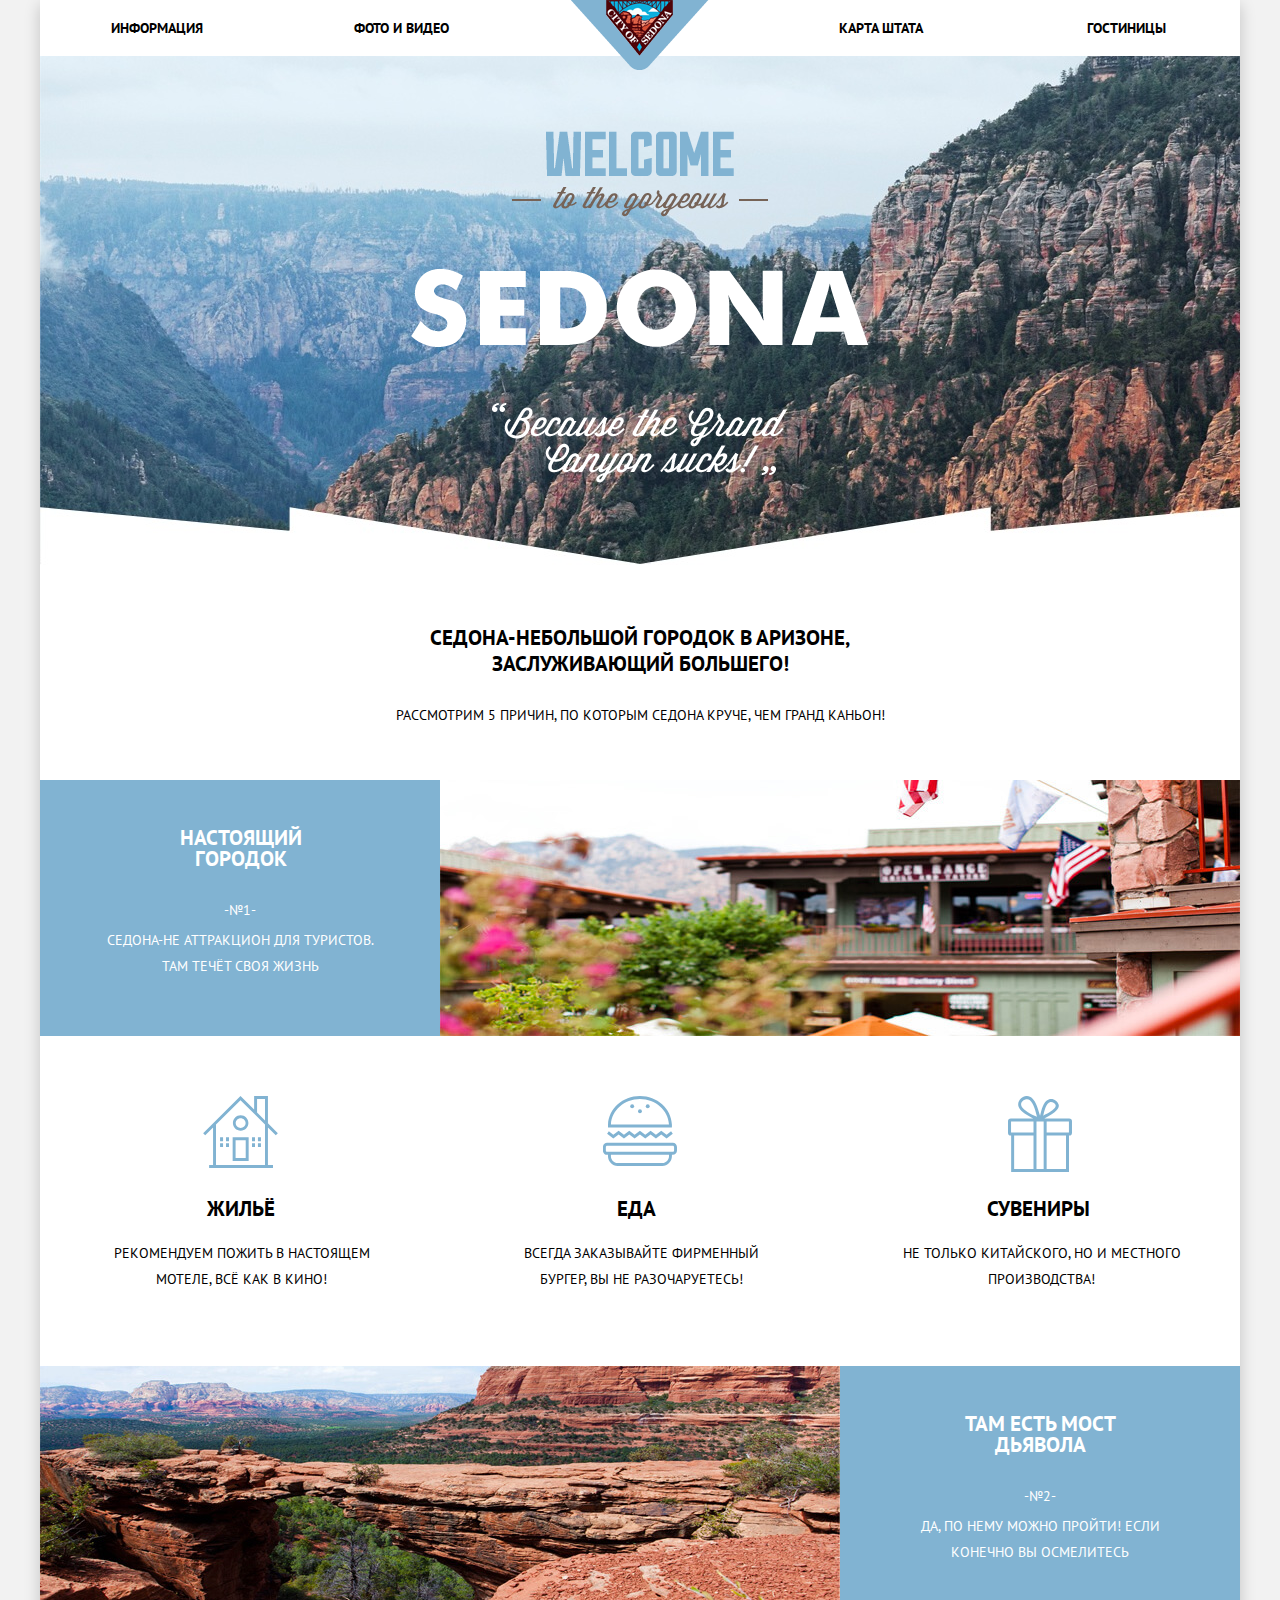
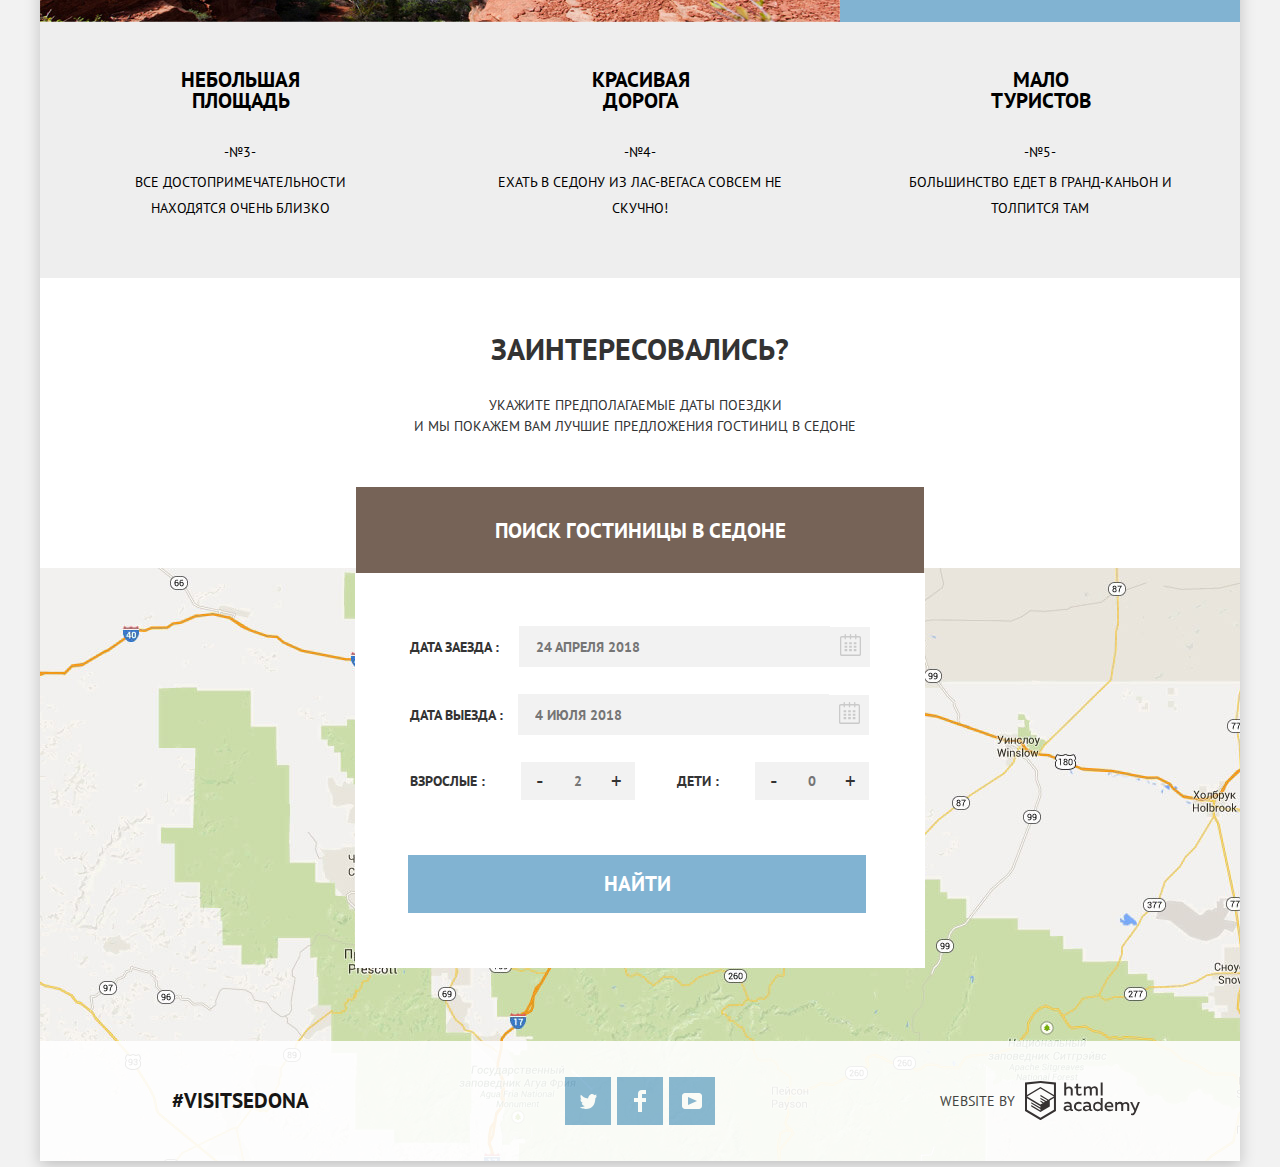
<file: index.html>
<!DOCTYPE html>
<html lang='ru'>
  <head>
    <meta charset='utf-8'>
    <title>HTML Academy: Седона</title>
    <link href='https://fonts.googleapis.com/css?family=PT+Sans:400,700&amp;subset=cyrillic' rel='stylesheet'>
    <link href='css/normalize.css' rel='stylesheet'>
    <link href='css/style.css' rel='stylesheet'>
  </head>

  <body>
  <header class='main-header'>
    <a class='main-header-logo' href=''>
      <img src='img/svg/logo-sedona.png' width='138' height='70' alt='City of Sedona Logo' >
    </a>
    <nav class='main-navigation'>
      <ul class='site-navigation'>
        <li><a href='#'>Информация</a></li>
        <li><a href='#'>Фото и видео</a></li>
        <li><a href='#'>Карта штата</a></li>
        <li><a href='inner.html'>Гостиницы</a></li>
      </ul>
    </nav>
  </header>
  
  <main>
    <section class=intro>
      <img src='img/intro.png' width='458' height='352'  alt='Welcome to Sedona' >
    </section>

    <section class='features'>
      <h2 class='visually-hidden'>Преимущества</h2>
      <h1>Седона-небольшой городок в Аризоне, заслуживающий большего!</h1>
      <p>Рассмотрим 5 причин, по которым Седона круче, чем Гранд Каньон!</p>

      <ul class='features-list'>
        <li class='feature-item-blue'>
          <div>
            <h3>Настоящий городок</h3>
            <span>-№1-</span>
            <p>Седона-не аттракцион для туристов. Там течёт своя жизнь</p>
          </div>
          <img src='img/town.jpg' width='800' height='256' alt='Welcome to Sedona' >
        </li>
        <li class='feature-item-blue'>
          <div>
            <h3>Там есть мост дьявола</h3>
            <span>-№2-</span>
            <p>Да, по нему можно пройти! Если конечно  вы осмелитесь</p>
          </div>
          <img src='img/devils-bridge.jpg' width='800' height='256' alt='Welcome to Sedona'>
        </li>
        <li class='feature-item-grey'>
          <h3>Небольшая площадь</h3>
          <span>-№3-</span>
          <p>Все достопримечательности находятся очень близко</p>
        </li>
        <li class='feature-item-grey'>
          <h3>Красивая дорога</h3>
          <span>-№4-</span>
          <p>Ехать в Седону из Лас-Вегаса совсем не скучно!</p>
        </li>
        <li class='feature-item-grey'>
          <h3>Мало туристов</h3>
          <span>-№5-</span>
          <p>Большинство едет в Гранд-Каньон и толпится там</p>
        </li>

        <li class='feature-item'>
          <ul class='recommendations-list'>
            <li class='recommendations-item'>
              <h3>&nbsp;&nbsp;&nbsp;&nbsp;Жильё</h3>
              <p>Рекомендуем пожить в настоящем мотеле, всё как в кино!</p>
            </li> 
            <li class='recommendations-item'>
              <h3>&nbsp;&nbsp;&nbsp;&nbsp;&nbsp;&nbsp;Еда</h3>
              <p>Всегда заказывайте фирменный бургер, вы не разочаруетесь!</p>
            </li>
            <li class='recommendations-item'>
              <h3>Сувениры</h3>
              <p>Не только китайского, но и местного производства!</p>
            </li>
           </ul> 
        </li>  

      </ul>
    </section>

    <section class='hotels-select'>
      <h2 class='visually-hidden'>Выбор гостиницы</h2>
      <b>Заинтересовались?</b>
      <p>Укажите предполагаемые даты поездки <br> и мы покажем вам лучшие предложения гостиниц в Седоне</p>
      <button type='button' class='form-open-button'>Поиск гостиницы в Седоне</button>
    
      <form class='hotels-select-form' action='https://echo.htmlacademy.ru' method='post'>
        <div>
          <label class='hotels-select-text' for='arrival-date'>Дата заезда :</label>
          <input class='hotels-arrival-date' id='arrival-date' type='text' name='arrival-date' placeholder='24 апреля 2018'>
          <button class='calendar-icon' type='button'>
            <svg xmlns='http://www.w3.org/2000/svg' width='21' height='22' viewBox='0 0 21 22'><path d='M19.251 2.025h-2.845V.648c0-.381-.294-.689-.656-.689-.363 0-.656.308-.656.689v1.377h-3.938V.648c0-.381-.294-.689-.655-.689-.363 0-.657.308-.657.689v1.377H5.906V.648c0-.381-.294-.689-.656-.689-.363 0-.657.308-.657.689v1.377H1.75C.784 2.025 0 2.847 0 3.862v16.302C0 21.179.784 22 1.75 22h17.501c.966 0 1.749-.821 1.749-1.836V3.862c0-1.015-.783-1.837-1.749-1.837zm.437 18.139a.448.448 0 0 1-.437.459H1.75a.45.45 0 0 1-.438-.459V3.862a.45.45 0 0 1 .438-.459h2.844v1.378c0 .381.294.689.657.689.362 0 .656-.308.656-.689V3.403h3.938v1.378c0 .381.294.689.657.689.361 0 .655-.308.655-.689V3.403h3.938v1.378c0 .381.293.689.656.689.362 0 .656-.308.656-.689V3.403h2.845c.241 0 .437.206.437.459v16.302z'/><path d='M4.594 8.225h2.625v2.066H4.594zM4.594 11.668h2.625v2.067H4.594zM4.594 15.112h2.625v2.066H4.594zM9.188 15.112h2.625v2.066H9.188zM9.188 11.668h2.625v2.067H9.188zM9.188 8.225h2.625v2.066H9.188zM13.781 15.112h2.625v2.066h-2.625zM13.781 11.668h2.625v2.067h-2.625zM13.781 8.225h2.625v2.066h-2.625z'/></svg>
          </button>
        </div>
        <div>
          <label class='hotels-select-text' for='departure-date'>Дата выезда :</label>
          <input class='hotels-departure-date' id='departure-date' type='text' name='departure-date' placeholder='4 июля 2018'>
          <button class='calendar-icon' type='button'>
            <svg  xmlns='http://www.w3.org/2000/svg' width='21' height='22' viewBox='0 0 21 22'><path d='M19.251 2.025h-2.845V.648c0-.381-.294-.689-.656-.689-.363 0-.656.308-.656.689v1.377h-3.938V.648c0-.381-.294-.689-.655-.689-.363 0-.657.308-.657.689v1.377H5.906V.648c0-.381-.294-.689-.656-.689-.363 0-.657.308-.657.689v1.377H1.75C.784 2.025 0 2.847 0 3.862v16.302C0 21.179.784 22 1.75 22h17.501c.966 0 1.749-.821 1.749-1.836V3.862c0-1.015-.783-1.837-1.749-1.837zm.437 18.139a.448.448 0 0 1-.437.459H1.75a.45.45 0 0 1-.438-.459V3.862a.45.45 0 0 1 .438-.459h2.844v1.378c0 .381.294.689.657.689.362 0 .656-.308.656-.689V3.403h3.938v1.378c0 .381.294.689.657.689.361 0 .655-.308.655-.689V3.403h3.938v1.378c0 .381.293.689.656.689.362 0 .656-.308.656-.689V3.403h2.845c.241 0 .437.206.437.459v16.302z'/><path d='M4.594 8.225h2.625v2.066H4.594zM4.594 11.668h2.625v2.067H4.594zM4.594 15.112h2.625v2.066H4.594zM9.188 15.112h2.625v2.066H9.188zM9.188 11.668h2.625v2.067H9.188zM9.188 8.225h2.625v2.066H9.188zM13.781 15.112h2.625v2.066h-2.625zM13.781 11.668h2.625v2.067h-2.625zM13.781 8.225h2.625v2.066h-2.625z'/></svg>
          </button>
        </div>

        <div class='hotels-guests-qty'>
          <label class='hotels-guests-qty' for='adults-qty'>Взрослые :
            <span class='button-minus'>-</span>
            <input class='hotels-adults-qty' id='adults-qty' type='text' name='adults-qty' placeholder='2'>
            <span class='button-plus'>+</span>
          </label>

          <label  class='hotels-guests-qty' for='children-qty'>Дети :
            <span class='button-minus'>-</span>
            <input class='hotels-children-qty' id='children-qty' type='text' name='children-qty' placeholder='0'>
            <span class='button-plus'>+</span>
          </label>
        </div>
        
        <button type='submit' class='form-close-button'>Найти</button>
      </form>
    </section>  

    <section class='modal-map'>
      <h2 class='visually-hidden'>Как до нас добраться</h2>
        <img src='img/map.jpg' width='1200' height='593' alt='Sedona Visitor Information Center 331 Forest Road Sedona, Arizona Call (800) 288-7336 or (928) 282-7722'>
    </section>

  </main>

  <footer class='main-footer'>
    <a class='footer-hashtag' href='#'>
      #VISITSEDONA
    </a>
    <section class='footer-social' aria-label='Мы в соц сетях'>
      <ul>
        <li><a class='social-button' href='#'>
          <svg xmlns='http://www.w3.org/2000/svg' xmlns:xlink='http://www.w3.org/1999/xlink' width='17' height='15' viewBox='0 0 17 15'><path fill='#FFF' d='M10.95.144c1.685-.496 2.984.27 3.577 1.179.673-.231 1.331-.481 2.011-.708a2.345 2.345 0 0 1-.857 1.768c.685.17 1.304-.491 1.304-.491-.169 1-1.006 1.788-1.563 2.024-.231 6.75-3.175 11.217-10.077 11.082h-.446c-.41 0-4.164-.46-4.898-1.887 2.271.196 3.893-.422 4.693-1.177-.96-.3-2.679-.477-2.979-2.95.349.106.564.228 1.19.119C1.705 8.247.374 7.53.448 5.33c.285.328 1.067.536 1.34.472C1.085 5.561-.182 2.442.894.85c1.818 1.854 3.735 3.606 7.152 3.773C8.254 2.33 9.183.793 10.95.144z'/></svg></a>
        </li>
        <li><a class='social-button' href='#'>
          <svg xmlns='http://www.w3.org/2000/svg' width='12' height='22' viewBox='0 0 12 22'><path fill='#FFF' d='M12 4V0H8a4 4 0 0 0-4 4v4H0v4h4v10h4V12h4V8H8V4h4z'/></svg></a>
        </li>
        <li><a class='social-button' href='#'>
            <svg xmlns='http://www.w3.org/2000/svg' xmlns:xlink='http://www.w3.org/1999/xlink' width='20' height='16' viewBox='0 0 20 16'><path fill='#FFF' d='M17 0H3C1.35 0 0 1.35 0 3v10c0 1.65 1.35 3 3 3h14c1.65 0 3-1.35 3-3V3c0-1.65-1.35-3-3-3zM6.027 11.998V4.002L15.014 8l-8.987 3.998z'/></svg></a>
        </li>
      </ul>
    </section>
    <section class='footer-copyright' aria-label='Сайт разработан'>
      <div>
        <p>WEBSITE BY</p>
        <a class='button' href='https://htmlacademy.ru/intensive/htmlcss'>
          <svg id='Layer_1' data-name='Layer 1' xmlns='http://www.w3.org/2000/svg' viewBox='0 0 108.08 36.85'><title>logo-htmlacademy-small1</title><path d='M44.61,26.88a2,2,0,0,0,.55-0.1v1.33a3.25,3.25,0,0,1-1.18.21,1.67,1.67,0,0,1-1.67-1,4.84,4.84,0,0,1-3.14,1.08c-1.51,0-2.91-.83-2.91-2.55,0-2.13,2-2.79,3.71-2.79a11.08,11.08,0,0,1,2.17.25v-0.3c0-1-.76-1.77-2.19-1.77a7.42,7.42,0,0,0-3,.64v-1.7a10.21,10.21,0,0,1,3.19-.55c2.36,0,3.81,1.12,3.81,3.65v3a0.54,0.54,0,0,0,.49.59h0.17Zm-6.44-1.13A1.35,1.35,0,0,0,39.63,27h0.11a3.39,3.39,0,0,0,2.41-1V24.58a9.72,9.72,0,0,0-1.81-.21c-1,0-2.16.33-2.16,1.38h0Zm12.36-6.11a5,5,0,0,1,2.57.64V22a4.08,4.08,0,0,0-2.3-.7,2.75,2.75,0,1,0,0,5.49,5,5,0,0,0,2.43-.64v1.71a6.27,6.27,0,0,1-2.76.57A4.21,4.21,0,0,1,46,24.51q0-.21,0-0.41a4.32,4.32,0,0,1,4.18-4.46h0.38Zm12.17,7.24a2,2,0,0,0,.55-0.1v1.33a3.25,3.25,0,0,1-1.18.21,1.67,1.67,0,0,1-1.67-1,4.84,4.84,0,0,1-3.14,1.08c-1.51,0-2.91-.83-2.91-2.55,0-2.13,2-2.79,3.71-2.79a11.08,11.08,0,0,1,2.17.25v-0.3c0-1-.76-1.77-2.19-1.77a7.42,7.42,0,0,0-3,.64v-1.7a10.21,10.21,0,0,1,3.19-.55c2.36,0,3.81,1.12,3.81,3.65v3a0.54,0.54,0,0,0,.49.59h0.17Zm-6.44-1.13A1.35,1.35,0,0,0,57.73,27h0.11a3.39,3.39,0,0,0,2.41-1V24.58a9.72,9.72,0,0,0-1.81-.21c-1.06,0-2.16.33-2.16,1.38h0ZM73,16V28.2H71.35V26.88a3.88,3.88,0,0,1-3.19,1.54,4.4,4.4,0,0,1,0-8.78,3.81,3.81,0,0,1,3,1.3V16H73Zm-4.53,5.22a2.76,2.76,0,1,0,0,5.52A2.86,2.86,0,0,0,71.15,25V23A2.91,2.91,0,0,0,68.49,21.27ZM79,19.64c3.31,0,4.46,2.68,3.92,5.09H76.7c0.21,1.5,1.67,2.11,3.19,2.11a6.11,6.11,0,0,0,2.64-.59v1.6a7.14,7.14,0,0,1-3,.57C77,28.42,74.78,27,74.78,24a4.18,4.18,0,0,1,4-4.39H79Zm0.09,1.54a2.28,2.28,0,0,0-2.44,2.1v0.06H81.3A2,2,0,0,0,79.13,21.18Zm5.73,7V19.87h1.65v1a3.81,3.81,0,0,1,2.78-1.27A2.86,2.86,0,0,1,91.89,21a4.12,4.12,0,0,1,2.91-1.33A3.06,3.06,0,0,1,98,23V28.2h-1.9V23.05a1.59,1.59,0,0,0-1.42-1.75H94.42a2.8,2.8,0,0,0-2.07,1.12V28.2h-1.9V23.05A1.59,1.59,0,0,0,89,21.31H88.8a3,3,0,0,0-2.21,1.29v5.63H84.86Zm21.31-8.33h1.9l-3.91,9.46c-0.9,2.17-2.09,2.86-3.35,2.86a4.76,4.76,0,0,1-1.1-.14V30.46a2.86,2.86,0,0,0,.85.12c0.9,0,1.58-.64,2.07-1.9l0.17-.42-4-8.4h2l2.86,6.29ZM38.73,1.46V6.22a3.81,3.81,0,0,1,2.7-1.14,3.25,3.25,0,0,1,3.44,3.4v5.15H43V8.72a1.81,1.81,0,0,0-1.61-2h-0.3a2.93,2.93,0,0,0-2.32,1.39v5.52h-1.9V1.46h1.9ZM49.94,2.31v3h3V6.91h-3v3.81c0,1.1.5,1.46,1.58,1.46a4.49,4.49,0,0,0,1.69-.33v1.6A6.8,6.8,0,0,1,51,13.8a2.55,2.55,0,0,1-2.86-2.74V6.89H46.58V5.26h1.5V2.74Zm5.4,11.31V5.28H57v1A3.81,3.81,0,0,1,59.77,5a2.86,2.86,0,0,1,2.6,1.33A4.12,4.12,0,0,1,65.28,5,3.06,3.06,0,0,1,68.44,8.4v5.21h-1.9V8.46a1.59,1.59,0,0,0-1.42-1.75H64.89a2.8,2.8,0,0,0-2.07,1.12v5.78h-1.9V8.46A1.59,1.59,0,0,0,59.5,6.71H59.27A3,3,0,0,0,57.06,8v5.63H55.34ZM71.17,1.45H73V13.6H71.17V1.45ZM14.71,0H14.55L0,1.54V28.21l14.55,8.66,14.55-8.66V1.54Zm12.5,27.1L14.55,34.64,1.9,27.12V16.18l12.59,7.5V25L5.86,19.9v1.31l8.68,5.21v1.39L5.87,22.65V24l8.68,5.21,8.75-5.24V18.31L27.2,16V27.12Zm0-12.53-3.48,2-1.6,1L14.51,13v1.31L21,18.23H21l-0.14.09-1,.54-5.37-3.2V17l4.24,2.52-1,.67-3.2-1.9v1.31l2.1,1.24L14.5,22.1,2,14.65,14.51,7.11Zm0-1.32L14.49,5.76,1.91,13.25v-10L14.56,1.92,27.21,3.25v10h0Z' transform='translate(0 -0.02)' fill='#231f20'/></svg>
        </a>
      </div>
    </section>
  </footer>
  
 </body>

</html>
</file>
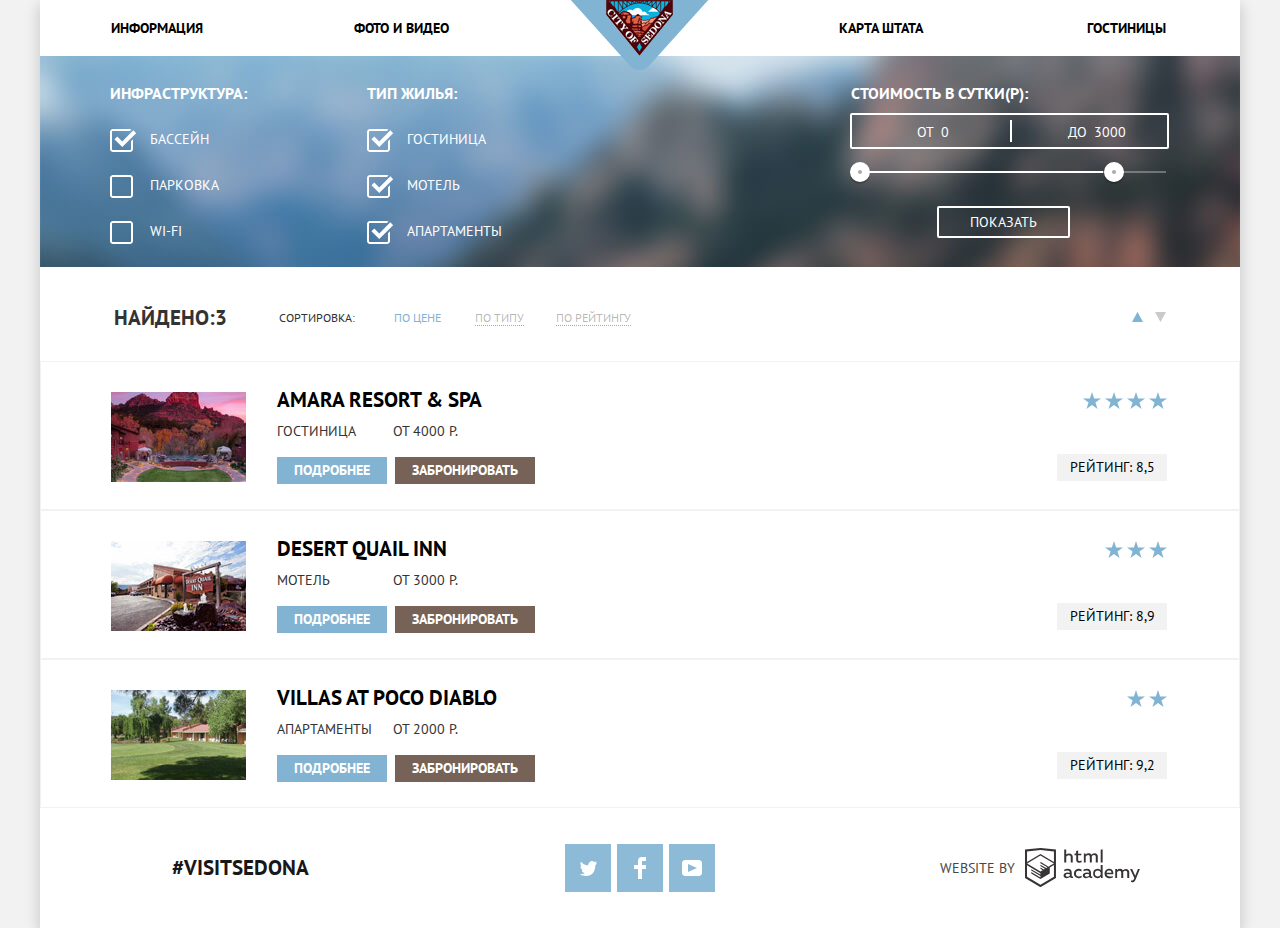
<file: inner.html>
<!DOCTYPE html>
<html lang='ru'>
  <head>
    <meta charset='utf-8'>
    <title>HTML Academy: Седона </title>
    <link href='https://fonts.googleapis.com/css?family=PT+Sans:400,700&amp;subset=cyrillic' rel='stylesheet'>
    <link href='css/normalize.css' rel='stylesheet'>
    <link href='css/style.css' rel='stylesheet'>
  </head>

  <body>
  <header class='main-header'>
    <a class='main-header-logo' href='index.html'>
          <img src='img/svg/logo-sedona.png' width='138' height='70'  alt='City of Sedona Logo'>
        </a>
    <nav class='main-navigation'>
      <ul class='site-navigation'>
        <li><a href='#'>Информация</a></li>
        <li><a href='#'>Фото и видео</a></li>
        <li><a href='#'>Карта штата</a></li>
        <li><a href='#'>Гостиницы</a></li>
      </ul>
    </nav>
  </header>

  <main>
    <section class=filters>
      <h2 class='visually-hidden'>Критерии выбора гостиницы</h2>
      <form class='filters-form' action='https://echo.htmlacademy.ru' method='post'>
        <fieldset class='filters-form-column1'>
          <legend>Инфраструктура:</legend>
          <div class=filter-option>
            <input type='checkbox' class='visually-hidden filter-option-checkbox' name='pool' id='checkbox-pool' checked>
              <label for='checkbox-pool'>Бассейн</label>
          </div>
          <div class=filter-option>  
            <input type='checkbox' class='visually-hidden filter-option-checkbox' name='parking' id='checkbox-parking'>
              <label for='checkbox-parking'>Парковка</label>
          </div>
          <div class=filter-option>
            <input type='checkbox'  class='visually-hidden filter-option-checkbox' name='wifi' id='checkbox-wifi'>
              <label for='checkbox-wifi'>Wi-Fi</label>
          </div>
        </fieldset>

        <fieldset class='filters-form-column2'>
          <legend>Тип жилья:</legend>
          <div class=filter-option>
            <input type='checkbox' class='visually-hidden filter-option-checkbox' name='hotel' id='checkbox-hotel' checked>
              <label for='checkbox-hotel'>Гостиница</label>
          </div>
          <div class=filter-option>
            <input type='checkbox' class='visually-hidden filter-option-checkbox' name='motel' id='checkbox-motel' checked>
              <label for='checkbox-motel'>Мотель</label>
          </div>
          <div class=filter-option>
            <input type='checkbox' class='visually-hidden filter-option-checkbox' name='apartments' id='checkbox-apartments' checked>
              <label for='checkbox-apartments'>Апартаменты</label>
          </div>
        </fieldset>

        <fieldset class='filters-form-column3'>
          <legend>Стоимость в сутки(р):</legend>
          <div class='price-range'>
            <label class='min-price'>
               от<input type='text' name='min-price' value='0'>
            </label>
            <label class='max-price'>   
              до<input type='text' name='max-price' value='3000'>
            </label>
          </div>

          <div class='price-scale'>
            <div class='price-scale-min'></div>
            <div class='price-scale-max'></div>
          </div>

          <div class='toggle-button'>
            <button type='button' class='toggle-button-min' name='min-price-button'></button>
            <button type='button' class='toggle-button-max' name='max-price-button'></button>
          </div>

          <button class='filters-button' type='submit'>Показать</button>
        </fieldset>
      </form>
    </section>

    <section class='summary'>
       <h2 class='visually-hidden'>Итоги выборки и сортировка</h2>
          <b>Найдено:3 </b>
          <span>Сортировка:</span>
          <ul class='summary-sorting-list'>
            <li class='summary-sort-item-price' ><a href=#>По цене</a></li>
            <li class='summary-sort-item-type'><a href=#>По типу</a></li>
            <li class='summary-sort-item-rating'><a href=#>По рейтингу</a></li>
          </ul>
          <ul class='summary-sort-order'>
            <li><a class='summary-sort-ascending' href='#'>
              <svg xmlns='http://www.w3.org/2000/svg' width='11' height='10' viewBox='0 0 11 10'><path fill='#231F20' d='M5.5 0L0 10h11z'/></svg></a>
            </li>
            <li><a class='summary-sort-descending' href='#'>
               <svg xmlns='http://www.w3.org/2000/svg' width='11' height='10' viewBox='0 0 11 10'><path fill='#231F20' d='M5.5 10L0 0h11'/></svg></a>
            </li>
          </ul>
    </section>

    <section class='catalog'>
      <h2 class='visually-hidden'>Перечень подходящих гостиниц</h2>
      <ul class='product-list'>
        <!-- карточка Amara resort -->
        <li class='product-item'>
          <div class='product-image'>
            <img src='img/amara-resort.jpg' width='135' height='90' alt='Гостиница «Amara resort@spa»'>
          </div>

          <div class=product-info>
            <h3><a href=#>Amara resort & spa</a></h3>
            <div class='product-info-raw2'>
              <p class='product-acc-type'>Гостиница</p>
              <p class='product-price'>от 4000 р.</p>
            </div>
            <div class='product-info-raw3'>
              <a class='elaborate-button' href='#'>Подробнее</a>
              <a class='booking-button' href='#'>Забронировать</a>
            </div>
          </div>

          <div class='product-rating'>  
            <p class='product-stars'>
              <img src='img/svg/star.svg' width='18' height='17' alt='звёздочка'> 
              <img src='img/svg/star.svg' width='18' height='17' alt='звёздочка'> 
              <img src='img/svg/star.svg' width='18' height='17' alt='звёздочка'>
              <img src='img/svg/star.svg' width='18' height='17' alt='звёздочка'> 
            </p>
            <p class='product-hotel-rating'>Рейтинг: 8,5</p>
          </div>
        </li>

        <!-- карточка Desert Quail -->
        <li class='product-item'>
          <div class='product-image'>
            <img src='img/desert-quail.jpg' width='135' height='90' alt='Мотель «Desert Quail»'>
          </div>

          <div class=product-info>
            <h3><a href=#>Desert Quail Inn</a></h3>
            <div class='product-info-raw2'>
              <p class='product-acc-type'>Мотель</p>
              <p class='product-price'>от 3000 р.</p>
            </div>
            <div class='product-info-raw3'>
              <a class='elaborate-button' href='#'>Подробнее</a>
              <a class='booking-button' href='#'>Забронировать</a>
            </div>
          </div>

          <div class='product-rating'>
            <p class='product-stars'>
              <img src='img/svg/star.svg' width='18' height='17' alt='звёздочка'> 
              <img src='img/svg/star.svg' width='18' height='17' alt='звёздочка'> 
              <img src='img/svg/star.svg' width='18' height='17' alt='звёздочка'> 
            </p>
            <p class='product-hotel-rating'>Рейтинг: 8,9</p>  
          </div>
        </li>

        <!-- карточка Poco Diablo -->
        <li class='product-item'>
          <div class='product-image'>
            <img src='img/poco-diablo.jpg' width='135' height='90' alt='Апартаменты «Poco Diablo»'>
          </div>

          <div class=product-info>
            <h3><a href=#>Villas at Poco Diablo</a></h3>
            <div class='product-info-raw2'>
              <p class='product-acc-type'>Апартаменты</p>
              <p class='product-price'>от 2000 р.</p>
            </div>
            <div class='product-info-raw3'>
              <a class='elaborate-button' href='#'>Подробнее</a>
              <a class='booking-button' href='#'>Забронировать</a>
            </div>
          </div>

          <div class='product-rating'>
            <p class='product-stars'>
              <img src='img/svg/star.svg' width='18' height='17' alt='звёздочка'>
              <img src='img/svg/star.svg' width='18' height='17' alt='звёздочка'>
            </p>
            <p class='product-hotel-rating'>Рейтинг: 9,2</p>
          </div>  
        </li>

      </ul>

    </section>

  </main>

   <footer class='main-footer'>
    <a class='footer-hashtag' href='#'>
      #VISITSEDONA
    </a>
    <section class='footer-social' aria-label='Мы в соц сетях'>
      <ul>
        <li><a class='social-button' href='#'>
          <svg xmlns='http://www.w3.org/2000/svg' xmlns:xlink='http://www.w3.org/1999/xlink' width='17' height='15' viewBox='0 0 17 15'><path fill='#FFF' d='M10.95.144c1.685-.496 2.984.27 3.577 1.179.673-.231 1.331-.481 2.011-.708a2.345 2.345 0 0 1-.857 1.768c.685.17 1.304-.491 1.304-.491-.169 1-1.006 1.788-1.563 2.024-.231 6.75-3.175 11.217-10.077 11.082h-.446c-.41 0-4.164-.46-4.898-1.887 2.271.196 3.893-.422 4.693-1.177-.96-.3-2.679-.477-2.979-2.95.349.106.564.228 1.19.119C1.705 8.247.374 7.53.448 5.33c.285.328 1.067.536 1.34.472C1.085 5.561-.182 2.442.894.85c1.818 1.854 3.735 3.606 7.152 3.773C8.254 2.33 9.183.793 10.95.144z'/></svg></a>
        </li>
        <li><a class='social-button' href='#'>
          <svg xmlns='http://www.w3.org/2000/svg' width='12' height='22' viewBox='0 0 12 22'><path fill='#FFF' d='M12 4V0H8a4 4 0 0 0-4 4v4H0v4h4v10h4V12h4V8H8V4h4z'/></svg></a>
        </li>
        <li><a class='social-button' href='#'>
            <svg xmlns='http://www.w3.org/2000/svg' xmlns:xlink='http://www.w3.org/1999/xlink' width='20' height='16' viewBox='0 0 20 16'><path fill='#FFF' d='M17 0H3C1.35 0 0 1.35 0 3v10c0 1.65 1.35 3 3 3h14c1.65 0 3-1.35 3-3V3c0-1.65-1.35-3-3-3zM6.027 11.998V4.002L15.014 8l-8.987 3.998z'/></svg></a>
        </li>
      </ul>
    </section>
    <section class='footer-copyright' aria-label='Сайт разработан'>
      <div>
        <p>WEBSITE BY</p>
        <a class='button' href='https://htmlacademy.ru/intensive/htmlcss'>
          <svg id='Layer_1' data-name='Layer 1' xmlns='http://www.w3.org/2000/svg' viewBox='0 0 108.08 36.85'><title>logo-htmlacademy-small1</title><path d='M44.61,26.88a2,2,0,0,0,.55-0.1v1.33a3.25,3.25,0,0,1-1.18.21,1.67,1.67,0,0,1-1.67-1,4.84,4.84,0,0,1-3.14,1.08c-1.51,0-2.91-.83-2.91-2.55,0-2.13,2-2.79,3.71-2.79a11.08,11.08,0,0,1,2.17.25v-0.3c0-1-.76-1.77-2.19-1.77a7.42,7.42,0,0,0-3,.64v-1.7a10.21,10.21,0,0,1,3.19-.55c2.36,0,3.81,1.12,3.81,3.65v3a0.54,0.54,0,0,0,.49.59h0.17Zm-6.44-1.13A1.35,1.35,0,0,0,39.63,27h0.11a3.39,3.39,0,0,0,2.41-1V24.58a9.72,9.72,0,0,0-1.81-.21c-1,0-2.16.33-2.16,1.38h0Zm12.36-6.11a5,5,0,0,1,2.57.64V22a4.08,4.08,0,0,0-2.3-.7,2.75,2.75,0,1,0,0,5.49,5,5,0,0,0,2.43-.64v1.71a6.27,6.27,0,0,1-2.76.57A4.21,4.21,0,0,1,46,24.51q0-.21,0-0.41a4.32,4.32,0,0,1,4.18-4.46h0.38Zm12.17,7.24a2,2,0,0,0,.55-0.1v1.33a3.25,3.25,0,0,1-1.18.21,1.67,1.67,0,0,1-1.67-1,4.84,4.84,0,0,1-3.14,1.08c-1.51,0-2.91-.83-2.91-2.55,0-2.13,2-2.79,3.71-2.79a11.08,11.08,0,0,1,2.17.25v-0.3c0-1-.76-1.77-2.19-1.77a7.42,7.42,0,0,0-3,.64v-1.7a10.21,10.21,0,0,1,3.19-.55c2.36,0,3.81,1.12,3.81,3.65v3a0.54,0.54,0,0,0,.49.59h0.17Zm-6.44-1.13A1.35,1.35,0,0,0,57.73,27h0.11a3.39,3.39,0,0,0,2.41-1V24.58a9.72,9.72,0,0,0-1.81-.21c-1.06,0-2.16.33-2.16,1.38h0ZM73,16V28.2H71.35V26.88a3.88,3.88,0,0,1-3.19,1.54,4.4,4.4,0,0,1,0-8.78,3.81,3.81,0,0,1,3,1.3V16H73Zm-4.53,5.22a2.76,2.76,0,1,0,0,5.52A2.86,2.86,0,0,0,71.15,25V23A2.91,2.91,0,0,0,68.49,21.27ZM79,19.64c3.31,0,4.46,2.68,3.92,5.09H76.7c0.21,1.5,1.67,2.11,3.19,2.11a6.11,6.11,0,0,0,2.64-.59v1.6a7.14,7.14,0,0,1-3,.57C77,28.42,74.78,27,74.78,24a4.18,4.18,0,0,1,4-4.39H79Zm0.09,1.54a2.28,2.28,0,0,0-2.44,2.1v0.06H81.3A2,2,0,0,0,79.13,21.18Zm5.73,7V19.87h1.65v1a3.81,3.81,0,0,1,2.78-1.27A2.86,2.86,0,0,1,91.89,21a4.12,4.12,0,0,1,2.91-1.33A3.06,3.06,0,0,1,98,23V28.2h-1.9V23.05a1.59,1.59,0,0,0-1.42-1.75H94.42a2.8,2.8,0,0,0-2.07,1.12V28.2h-1.9V23.05A1.59,1.59,0,0,0,89,21.31H88.8a3,3,0,0,0-2.21,1.29v5.63H84.86Zm21.31-8.33h1.9l-3.91,9.46c-0.9,2.17-2.09,2.86-3.35,2.86a4.76,4.76,0,0,1-1.1-.14V30.46a2.86,2.86,0,0,0,.85.12c0.9,0,1.58-.64,2.07-1.9l0.17-.42-4-8.4h2l2.86,6.29ZM38.73,1.46V6.22a3.81,3.81,0,0,1,2.7-1.14,3.25,3.25,0,0,1,3.44,3.4v5.15H43V8.72a1.81,1.81,0,0,0-1.61-2h-0.3a2.93,2.93,0,0,0-2.32,1.39v5.52h-1.9V1.46h1.9ZM49.94,2.31v3h3V6.91h-3v3.81c0,1.1.5,1.46,1.58,1.46a4.49,4.49,0,0,0,1.69-.33v1.6A6.8,6.8,0,0,1,51,13.8a2.55,2.55,0,0,1-2.86-2.74V6.89H46.58V5.26h1.5V2.74Zm5.4,11.31V5.28H57v1A3.81,3.81,0,0,1,59.77,5a2.86,2.86,0,0,1,2.6,1.33A4.12,4.12,0,0,1,65.28,5,3.06,3.06,0,0,1,68.44,8.4v5.21h-1.9V8.46a1.59,1.59,0,0,0-1.42-1.75H64.89a2.8,2.8,0,0,0-2.07,1.12v5.78h-1.9V8.46A1.59,1.59,0,0,0,59.5,6.71H59.27A3,3,0,0,0,57.06,8v5.63H55.34ZM71.17,1.45H73V13.6H71.17V1.45ZM14.71,0H14.55L0,1.54V28.21l14.55,8.66,14.55-8.66V1.54Zm12.5,27.1L14.55,34.64,1.9,27.12V16.18l12.59,7.5V25L5.86,19.9v1.31l8.68,5.21v1.39L5.87,22.65V24l8.68,5.21,8.75-5.24V18.31L27.2,16V27.12Zm0-12.53-3.48,2-1.6,1L14.51,13v1.31L21,18.23H21l-0.14.09-1,.54-5.37-3.2V17l4.24,2.52-1,.67-3.2-1.9v1.31l2.1,1.24L14.5,22.1,2,14.65,14.51,7.11Zm0-1.32L14.49,5.76,1.91,13.25v-10L14.56,1.92,27.21,3.25v10h0Z' transform='translate(0 -0.02)' fill='#231f20'/></svg>
        </a>
      </div>
    </section>
  </footer>

 </body>

</html>
</file>
<file: css/style.css>
body{
  margin: 0 auto;
  padding: 0;
  width: 1200px;

  font-family: 'PT Sans', Arial, sans-serif;
  font-size: 14px;
  line-height: 21px;
  font-weight: 400;
  color: #333333;
  text-transform: uppercase;

  background-color: #ffffff;
  text-align: center;
  box-shadow: 0 5px 15px 0 rgba(0, 0, 1, 0.2);
}

html{
  background-color: #f2f2f2;
}

a{
  text-decoration: none;
  color: inherit;
}

.site-navigation,
.features-list,
.recommendations-list,
.footer-social ul{
list-style: none;
}

.main-header{
  font-size: 14px;
  line-height: 26px;
  font-weight: 700;
  color: #000000;
  background-color: #ffffff;
  margin-bottom: 0px;
  background-color: transparent;
}

.main-header-logo{
  position: absolute;
  left: 50%;
  z-index: 10; 
  width: 138px;
  height: 70px;
  margin:  0;
  padding: 0; 
  margin-left: -69px;
}

.main-navigation{
  padding-left: 57px;
  padding-right: 60px;
}

.site-navigation{
  margin: 0;
  padding: 0;
  display: flex;  
  justify-content: space-around;
  align-items: center;
}

.site-navigation li{
  padding-top: 15px;
  padding-bottom: 15px;
  width: 20%;
}

.site-navigation li:nth-child(2){
  margin-right: 10%;
}

.site-navigation li:nth-child(1),
.site-navigation li:nth-child(2){
  text-align: left;
}

.site-navigation li:nth-child(3),
.site-navigation li:nth-child(4){
  text-align: right;
}

.site-navigation a:hover,
.site-navigation a:focus{
  color: #81b3d2;
}

.site-navigation a:active{
  color: rgba(0, 0, 0, 0.3);  
}

.intro{
  margin: 0;
  padding: 75px 0 0px 0;
  line-height: 26px;
  height: 500px;
  background-image: url('../img/background-photo.jpg');
  background-size:  cover;
  background-position:  0 -83px;
  background-repeat: no-repeat;  
}

.intro img{
  width: 458px;
  height: 352px;
}

.features{
  line-height: 26px;
  color: #000000;
  background-color: #ffffff; 
}

.features h1{
  vertical-align: middle;
  font-size: 21px;
  font-weight: 700;
  margin: -27px 370px 25px;
  padding: 21px 0 0 0;
}

.features h3{
  font-size: 21px;
  font-weight:  700;
}

.features p{
  margin: 0 57px 52px 57px;
}

.features span{
  margin: 0;
  line-height: 34px;
}

.features-list{
  display:flex;
  margin: 0;
  margin-top: 20px;
  padding: 0;
  width: 1200px;
  flex-wrap: wrap;
}

.feature-item-blue div,
.feature-item-grey,
.recommendations-item {
  width: 400px;
}

.feature-item-blue{
  display: flex;
  flex-wrap: nowrap;
  color: #ffffff;
  background-color: #81b3d2;
  width: 1200px;
  height: 256px;
}

.feature-item-blue img{
  width: 800px;
  height: 256px;
  background-size: cover;
}

.feature-item-blue h3,
.feature-item-grey h3{
  font-size: 21px;
  line-height: 21px;
  margin: 47px 124px 24px 125px;
  text-align: center;
}

.feature-item-grey{
  color: #000000;
  background-color: #eeeeee;
  width: 400px;
  height: 256px;
}

.feature-item-blue:nth-of-type(2) img{
  margin:0;
  padding: 0;
  order:-1;
}

.features-list li:nth-child(1){
  order:1;
}
.features-list li:nth-child(2){
  order:3;
}
.features-list li:nth-child(3){
  order:4;
}
.features-list li:nth-child(4){
  order:5;
}
.features-list li:nth-child(5){
  order:6;
}
.features-list li:nth-child(6){
  order:2;
}

.recommendations-list{
  display: flex;
  margin: 0;
  padding: 0;
  width: 1200px;
  height: 330px;
}

.recommendations-list li:nth-child(1){
  background-image: url('../img/svg/icon-1.svg');
  background-repeat: no-repeat;
  background-position:  center 60px;
}

.recommendations-list li:nth-child(2){
  background-image: url('../img/svg/icon-3.svg');
  background-repeat: no-repeat;
  background-position:  center 60px;
}

.recommendations-list li:nth-child(3){
  background-image: url('../img/svg/icon-2.svg');
  background-repeat: no-repeat;
  background-position:  center 60px;
}

.recommendations-item{
  position: relative;
}

.recommendations-item h3{
  position: absolute;
  top: 139px;
  left:147px;
}

.recommendations-item p{
  position: absolute;
  top: 204px;
  left:3px; 
}

.modal-map{
  width: 1200px;
  height: 593px;
  margin-bottom: -120px;
}

.modal-map p{
  margin: 3px 0 0 0;
  padding: 0;
}

.main-footer{
  display: flex;
  box-sizing: border-box;
  width: 1200px;
  height: 120px;
  background-color: #ffffff;
  opacity: 0.9;
  align-items: center;
  text-align: center;
}

.footer-hashtag{
  margin:  0 auto;
  width: 400px;
  font-size: 21px;
  line-height: 26px;
  font-weight: 700;
  color: #000000;
}

.footer-social{
  margin:  0 auto;
  width: 400px;
}

.footer-social ul{
  display: flex;
  padding: 0;
  margin: 0 auto;
  width: 150px;
  flex-wrap: wrap;
  justify-content: space-between;
}

.social-button{
  display: flex;
  width: 46px;
  height: 48px;
  justify-content: center;
  align-items: center;
  background-color: #81b3d2;
  background-repeat: no-repeat;
}

.social-button:hover,
.social-button:focus{
  background-color: #669ec0;
}

.social-button:active{
  background-color: #5496bd;
}

.social-button:active path{
  fill: #88b6d1;
}

.footer-copyright{
  margin:  0 auto;
  width: 400px;
}

.footer-copyright div{
  display: flex;
  width: 200px;
  margin: 0 auto;
}

.footer-copyright p{
  margin: 10px 10px 0 0;
}

.footer-copyright a{
  display: block;
  width: 115px;
  height: 41px;
}

.footer-copyright a:hover path,
.footer-copyright a:focus path{
  fill: #81b3d2;
}

.footer-copyright a:active path{
  fill: #bdbbbc;
}

.hotels-select{
  position: relative;
  width: 1200px;
  height: 290px;
}

.hotels-select b{
  display: block;
  font-size: 30px;
  line-height: 36px;
  font-weight: 700;
  padding-top: 53px;
  vertical-align: middle;
}

.hotels-select p{
  padding-top: 28px;
  margin: 0 370px 50px 370px;
  width: 450px;
}

.hotels-select div{
  display: flex;
  align-items: center;
  font-size: 14px;
  line-height: 26px;
  font-weight: 700;
  padding-left: 55px;
  margin-bottom:  27px;
  margin-right: 0px;
}

.form-open-button{
  display: inline-block;
  text-transform: uppercase;
  font-size: 21px;
  line-height: 26px;
  font-weight: 700; 
  color: #ffffff;
  background-color: #766357;
  border: none;
  width: 568px;
  height: 86px;
  padding-bottom: 0px;
}

.form-open-button:hover{
  background-color: #604e43;
}

.form-open-button:active{
  color: rgba(0,0,0,0.3);
  background-color: #503e33;
}

.hotels-select-form{
  display: flex;
  flex-direction: column;
  width: 570px;
  height: 395px;
  margin-left: 315px;
  background-color: #ffffff;
  text-align: left;
  border: 0;
  padding: 0;
  padding-top: 53px;
  box-sizing: border-box;
}

.form-close-button{
  text-transform: uppercase;
  font-size: 21px;
  line-height: 26px;
  font-weight: 700;
  padding: 0 0 0 0;
  margin: 28px 0 0 53px;
  color: #ffffff;
  background-color: #81b3d2;
  border: none;
  width: 458px;
  height: 58px;
}

.form-close-button:hover{
  background-color: #669ec0; 
}

.form-close-button:active{
  color: rgba(0,0,0,0.3); 
  background-color: #5496bd; 
}

.hotels-arrival-date,
.hotels-departure-date{
  width: 290px;
  padding-left: 15px;
  height: 35px;
  background-color: #f2f2f2;
  border: 2px solid #f2f2f2;
  text-transform: uppercase;
  font-size: 14px;
  font-weight:  700;
  line-height: 21px;
  color: #000000;
}

.hotels-arrival-date{
  margin-left: 20px;
}

.hotels-departure-date{
  margin-left: 15px;
}

.hotels-departure-date input::placeholder,
.hotels-arrival-date input::placeholder{
  color: #000000;
}

.hotels-departure-date input::-moz-placeholder,
.hotels-arrival-date input::-moz-placeholder{
  color: #000000;
}

.hotels-arrival-date:hover,
.hotels-departure-date:hover{
  background-color: #eeeeee;
  border: 2px solid #f2f2f2;
}

.hotels-arrival-date:focus,
.hotels-departure-date:focus{
  background-color: #ffffff;
  border: 2px solid #f2f2f2;
}

.calendar-icon{
  width: 40px;
  height: 40px;
  border: 0;
  padding: 0;
  margin: 0 0 0 0px;
  background-color: #f2f2f2;
}

.calendar-icon path{
  fill: #cacaca;
}

.calendar-icon:hover path,
.calendar-icon:focus path{
 fill: #000000; 
}

.calendar-icon:active path{
 fill: #81b3d2; 
}

.hotels-guests-qty{
  display: flex;
  align-items: center;
  margin-right: 42px;
  border: 0;
  text-align: center;
}

.hotels-guests-qty.label{
  padding-right:   10px;
}

.hotels-adults-qty,
.hotels-children-qty{
  font: inherit;
  margin: 0;
  padding: 0;
  border: 0;
  width: 38px;
  height: 38px;
  text-align: center;
  color: #000000;
  background-color: #f2f2f2;
}

.button-minus,
.button-plus{
  padding: 0;
  margin: 0;
  border: 0;
  outline: 0;
  font-size: 21px;
  line-height: 38px;
  font-weight: 400;
  width: 38px;
  height: 38px;
  color: #333333;
  background-color: #f2f2f2;
}

.button-minus {
  margin-left: 36px;
}

.button-minus:hover,
.button-plus:hover,
.button-minus:focus,
.button-plus:focus{
  color: #000000;
}

.button-minus:active,
.button-plus:active{
  color: #81b3d2;
}

/*------------------------------ -----------------------*/
/*------------------ вторая страница--------------------*/
/*------------------------------ -----------------------*/
.filters{
  margin: 0;
  padding: 0;
  width: 1200px;
  height: 219px;
  color: #ffffff;
}
  
.filters-form{
  display: flex;
  height: auto;
  margin: 0;
  padding: 27px 70px 0px 70px;
  justify-content: flex-start;
  background-image: url('../img/filters-background.jpg');
  background-size: cover;
  background-repeat: no-repeat;
  background-color: #f2f2f2;
}

.filters-form legend{
  margin-bottom: 25px;
  font-size: 16px;
  font-weight: 700;
}

.filters-form-column1,
.filters-form-column2{
  display: flex;
  flex-direction: column;
  margin:0;
  padding: 0;
  width: 257px;
  text-align: left;
  border: 0;
}

.filters-form-column2{
  margin-right: 220px
}

.filters-form-column1 div,
.filters-form-column2 div{
  margin-bottom:  25px;
}

.filters-button{
  position: relative;
  bottom: 15px;
  left: 93px;
  text-transform: uppercase;
  font-size: 14px;
  line-height: 21px;
  font-weight: 400; 
  color: #ffffff;
  background-color: transparent;
  border: 2px solid #ffffff;
  border-radius: 2px;
  width: 133px;
  height: 32px;
  cursor: pointer;
}

.filters-button:hover,
.filters-button:active{
  color: #000000;
  background: #ffffff;
}

.filter-option{
   padding-left: 40px;
}

.filter-option label{
  display: block;
  position: relative;
  cursor: pointer;
  user-select: none;
}

.filter-option-checkbox + label::before{
  content: "";
  position: absolute;
  width: 23px;
  height: 23px;
  left: -40px;
  top: 0;
  background-image: url('../img/svg/checkbox-off.svg');
  background-repeat: no-repeat;
  background-position: 0 0;
}

.filter-option-checkbox:checked + label::before{
  width: 27px;
  height: 23px;
  background-image: url('../img/svg/checkbox-on.svg');
}

.filter-option-checkbox:disabled + label::before{
  fill: #6a6a6a;
  opacity: 0.3;
}

.filters-form-column3{
  position: relative;
  top: 0px;
  left: 0px;
  margin:0;
  padding: 0;
  border: 0;
  text-align: left;
  cursor: pointer;
}

.filters-form-column3 legend{
  margin-left: 7px;
}

.price-range *{
  cursor: pointer;
}

.price-range{
  position: relative;
  height: 32px;
  left: 6px;
  bottom: 16px;
  width: 315px;
  border: 2px solid #ffffff;
  border-radius: 2px;
}

.min-price{
  position: relative;
  top: 7px;
  left: 65px;
  width: 90px;
  color: #ffffff;
}

.max-price{
  position: relative;
  top: 7px;
  left: 136px;
  width: 90px;
  color: #ffffff;
}

.min-price input,
.max-price input{
  width: 50px;
  margin-left: 5px;
  border: 0;
  background-color: transparent;
  color: #ffffff;
}

.price-range::after{
  content: "";
  position: absolute;
  top: 15%;
  left: 50%;
  width: 2px;
  height: 22px;
  background: #ffffff;
}

.price-scale{
  height: 20px;
  width: 316px;
  padding: 6px 0 0 6px;
}

.price-scale-min{
  background: #ffffff;
  width:80%;
  height: 2px;
}

.price-scale-max{
  position: relative;
  bottom:  2px;
  background: rgba(255, 255, 255, 0.3);
  width:100%;
  height: 2px;
}

.toggle-button{
  width: 306px;
  height: 30px;
}

.toggle-button-min{
  position: relative;
  bottom:  32px;
  left: 6px;
  width: 20px;
  height: 20px;
  background: #ababab;
  border: 8px solid #ffffff;
  border-radius: 50%;
  box-shadow: 0 2px 1px 0 rgba(0, 1, 1, 0.2);
  cursor: pointer;
  padding: 0px;
}

.toggle-button-max{
  position: relative;
  bottom:  32px;
  left: 236px;
  width: 20px;
  height: 20px;
  background: #ababab;
  border: 8px solid #ffffff;
  border-radius: 50%;
  box-shadow: 0 2px 1px 0 rgba(0, 1, 1, 0.2);
  cursor: pointer;
  padding: 0px;
}

.toggle-button-min:hover,
.toggle-button-max:hover{
  background: #1c4f80;
}

.summary{
  display: flex;
  width: 1200px;
  box-sizing: border-box;
  height: 86px;
  padding: 0 0 0 74px;
  margin: 0;
  font-size: 12px;
  line-height: 18px;
  font-weight: 400; 
  align-items: center;
  text-align: left;
}

.summary b{
  font-size: 21px;
  line-height: 26px;
  font-weight: 700;
  min-width: 165px; 
}

.summary span{
  min-width: 115px;
}

.summary-sorting-list{
  display: flex;
  justify-content: flex-start;
  list-style: none;
  padding: 0;
  margin: 0;
  text-align: left;
  margin-right: 455px;
}

.summary-sort-item-price,
.summary-sort-item-type,
.summary-sort-item-rating{
  margin: 0;
  padding: 0;
  min-width: 81px;
}

.summary-sort-item-type a,
.summary-sort-item-rating a{
  color: rgba(0, 0, 0, 0.3);
  border-bottom: 1px dotted #81b3d2;
}

.summary-sort-item-price a:hover,
.summary-sort-item-type a:hover,
.summary-sort-item-rating a:hover{
  color: #81b3d2;
  border-bottom: 1px dotted #81b3d2;
}

.summary-sort-item-price a:active,
.summary-sort-item-type a:active,
.summary-sort-item-rating a:active{
  color: #81b3d2;
  border: none;
}

.summary-sort-order{
  display: flex;
  list-style: none; 
  width: 34px;
  justify-content: space-between;
}

.summary-sort-ascending path,
.summary-sort-descending path{
  fill:  #cacaca;
}

.summary-sort-ascending:hover path,
.summary-sort-descending:hover path{
  fill: #231f20;
}

.summary-sort-ascending:active path,
.summary-sort-descending:active path{
  fill: #81b3d2;
}

/*--------- начальные установки цветов ---------------------*/

.summary-sort-ascending path{
  fill: #81b3d2;
}

.summary-sort-item-price a{
  color: #81b3d2;
  border: none;
}

/*---------------------------------------------------------*/

.product-list{
  padding: 0;
  margin:0;
}

.product-item{
  position: relative;
  display: flex;
  width: 1200px;
  box-sizing: border-box;
  border: 1px solid #f2f2f2;
  min-height: 149px;
  padding: 0 0 0 70px;
  margin: 0;
  align-items: center;
  text-align: left;
}

.product-image{
  width: 135px;
  margin-right: 31px;
  margin-top: 8px;
}

.product-info{
  display: flex;
  flex-direction: column;
  width: 260px; 
  margin-right: 520px;
  margin-bottom: 0px;
}

.product-info h3{
  margin: 0px 0 8px 0;
  padding: 0;
  max-width: 400px;
  font-size: 21px;
  line-height: 26px;
  font-weight: 700;
  color: #000000;
}

.product-info h3:hover,
.product-info h3:focus{
  color: #81b3d2;
}

.product-info h3:active{
  color: rgba(0, 0, 0, 0.3);
}

.product-info-raw2{
  display: flex;
  margin:0 0 15px 0;
}

.product-acc-type{
  width: 110px;
  margin: 0 6px 0 0;
}

.product-price{
  margin: 0;
}

.product-info-raw3{
  display: flex;
  margin:0 ;
}

.elaborate-button{
  padding: 0;
  margin: 0;
  border: 0;
  font-size: 14px;
  line-height: 26px;
  font-weight: 700;
  text-align: center;
  width: 110px;
  height: 27px;
  color: #ffffff;
  background-color: #82b3d2;
}

.elaborate-button:hover,
.elaborate-button:focus{
  background-color: #659dc0;
}

.elaborate-button:active{
  background-color: #5496bd;
  color: #88b6d2;
}

.booking-button{
  padding: 0;
  margin: 0 0 0 8px;
  border: 0;
  font-size: 14px;
  line-height: 26px;
  font-weight: 700;
  text-align: center;
  width: 140px;
  height: 27px;
  color: #ffffff;
  background-color: #766257; 
}

.booking-button:hover,
.booking-button:focus{
  background-color: #604d43;
}

.booking-button:active{
  background-color: #503d33;
  color: #847870;
}

.product-rating{
  display: flex;
  flex-direction: column;
  margin-bottom: 12px;
}

.product-hotel-rating{
  padding: 0;
  margin: 0;
  border: 0;
  font-size: 14px;
  line-height: 26px;
  font-weight: 400;
  text-align: center;
  width: 110px;
  height: 27px;
  color: #000000;
  background-color: #f2f2f2; 
}

.product-stars{
  width: 110px;
  text-align: right;
  padding-bottom: 25px;
}

.visually-hidden{
  position: absolute;
  width: 1px;
  height: 1px;
  margin: -1px;
  border: 0;
  padding: 0;
  clip: rect(0 0 0 0);
  overflow: hidden;
}
</file>
